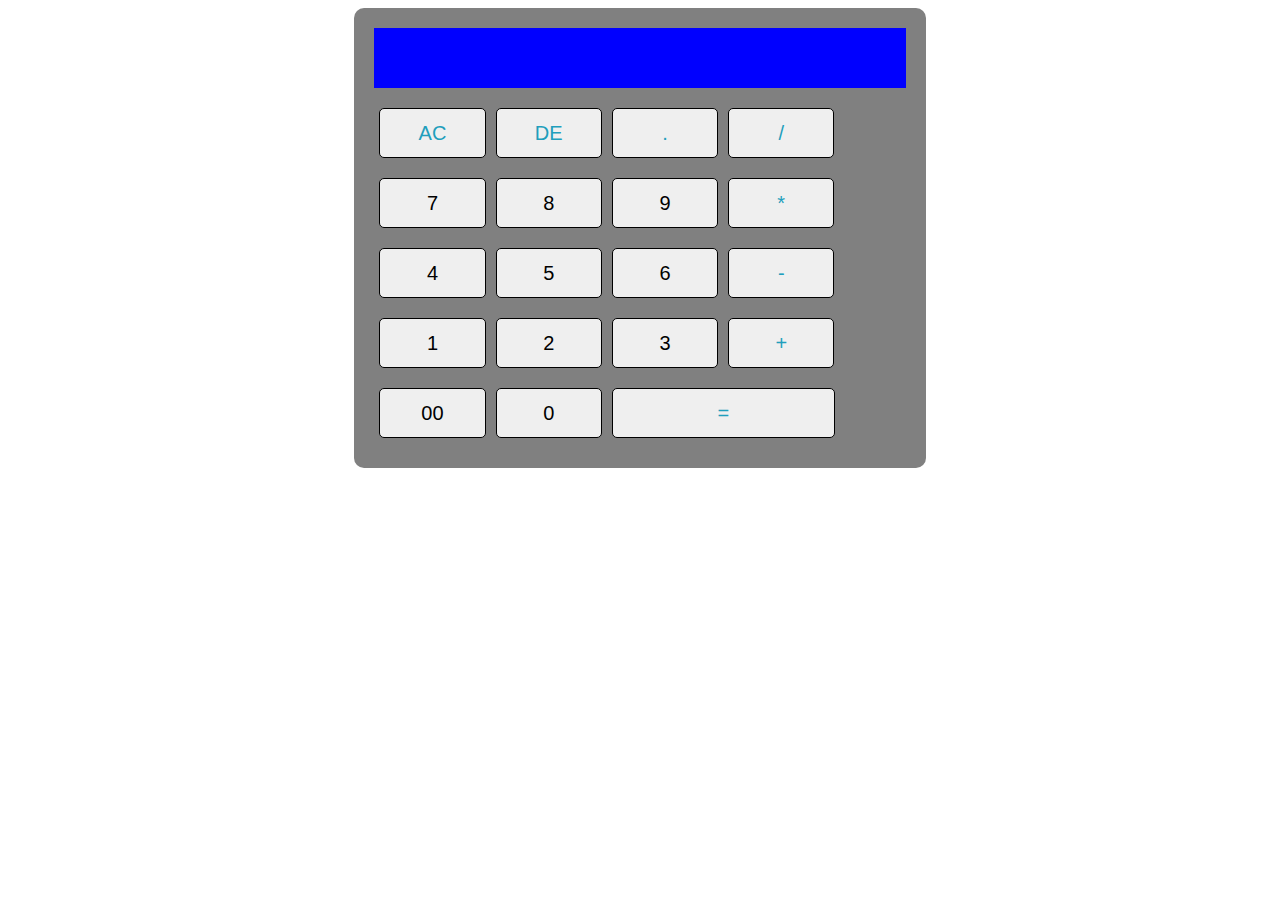
<file: calculadora/index.html>
<!DOCTYPE html>
<html>
<head>
	<meta charset="utf-8">
	<meta name="viewport" content="width=device-width, initial-scale=1">
	<title>Calculadora - JS</title>
	<link rel="stylesheet" href="estilo.css">
</head>
<body>

	<!--
		AC DE . /
		7  8  9 *
		4  5  6 -
		1  2  3 +
		0  0  =
	-->

	<div class="calculadora">

		<input type="text" id="display" disabled>

		<button id="ac" class="operador">AC</button>
		<button id="de" class="operador">DE</button>
		<button id="." class="operador">.</button>
		<button id="/" class="operador">/</button>
		<br/>

		<button id="7">7</button>
		<button id="8">8</button>
		<button id="9">9</button>
		<button id="*" class="operador">*</button>

		<button id="4">4</button>
		<button id="5">5</button>
		<button id="6">6</button>
		<button id="-" class="operador">-</button>

		<button id="1">1</button>
		<button id="2">2</button>
		<button id="3">3</button>
		<button id="+" class="operador">+</button>

		<button id="00">00</button>
		<button id="0">0</button>
		<button id="=" class="operador igual">=</button>

	</div>

	<script src="script.js"></script>

</body>
</html>
</file>
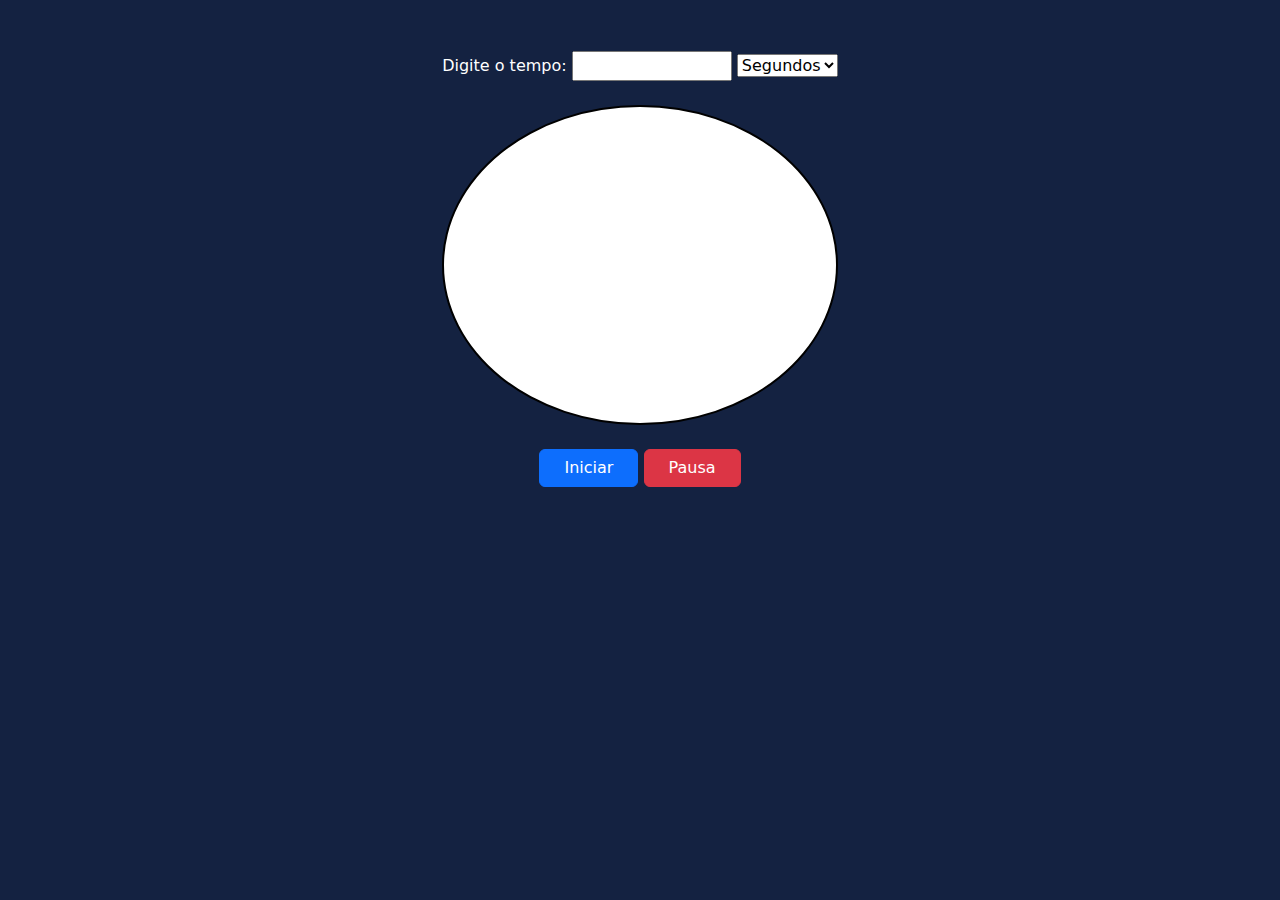
<file: cronometro/index.html>
<!DOCTYPE html>
<html>
<head>
	<meta charset="utf-8">
	<meta name="viewport" content="width=device-width, initial-scale=1">
	<link rel="stylesheet" href="https://cdn.jsdelivr.net/npm/bootstrap@5.0.0/dist/css/bootstrap.min.css">
	<link rel="stylesheet"href="estilo.css">
	<script src="javascript.js"></script>
	<title>Bem vindo</title>


</head>
<body>

	<div class="container">
		<div class="row">
			<div class="col d-flex justify-content-center align-items-center">
				
				<div class="text-center">
					<label for="tempo">Digite o tempo:</label>
					<input class="inputTempo" type="number" id="tempo" name="tempo">
					
					<select id="unidade-tempo">
						<option value="seg">Segundos</option>
						<option value="min">Minutos</option>
						<option value="hr">Horas</option>
					</select>

					<div id="cronometro" class="mt-4"></div>					
					<div class="input-group-append">
						<button class="btn btn-primary px-4 mt-4" id="btn-iniciar" onclick="iniciarCronometro()">Iniciar</button>
						<button class="btn btn-danger px-4 mt-4" onclick="pausarCronometro()">Pausa</button>
					</div>
					
				</div>
				
			</div>
		</div>
	</div>



</body>
</html>
</file>
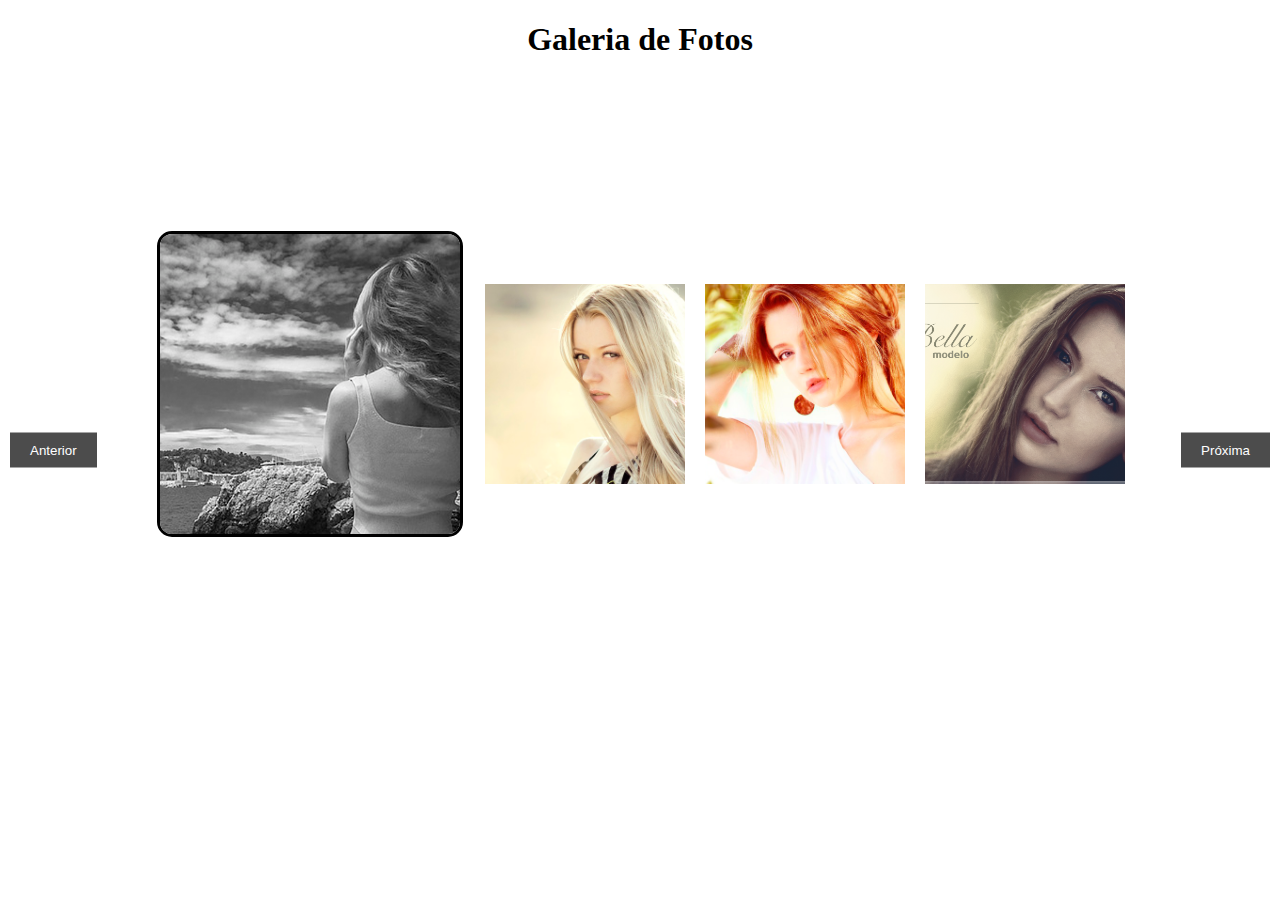
<file: galeria/index.html>
<!DOCTYPE html>
<html>
<head>
	<meta charset="utf-8">
	<meta name="viewport" content="width=device-width, initial-scale=1">
	<title>Galeria de Fotos</title>
	<link rel="stylesheet" type="text/css" href="estilo.css">
</head>
<body>

	<h1 class="h1">Galeria de Fotos</h1>

	<div class="gallery-container">
		
		<div class="gallery">
			
			<img src="imagens/foto1.png">
			<img src="imagens/foto2.png">
			<img src="imagens/foto3.png">
			<img src="imagens/foto4.png">
		</div>		

			<button class="prev-button">Anterior</button>
			<button class="next-button">Próxima</button>			

	</div>

	<script src="script.js"></script>
</body>
</html>
</file>
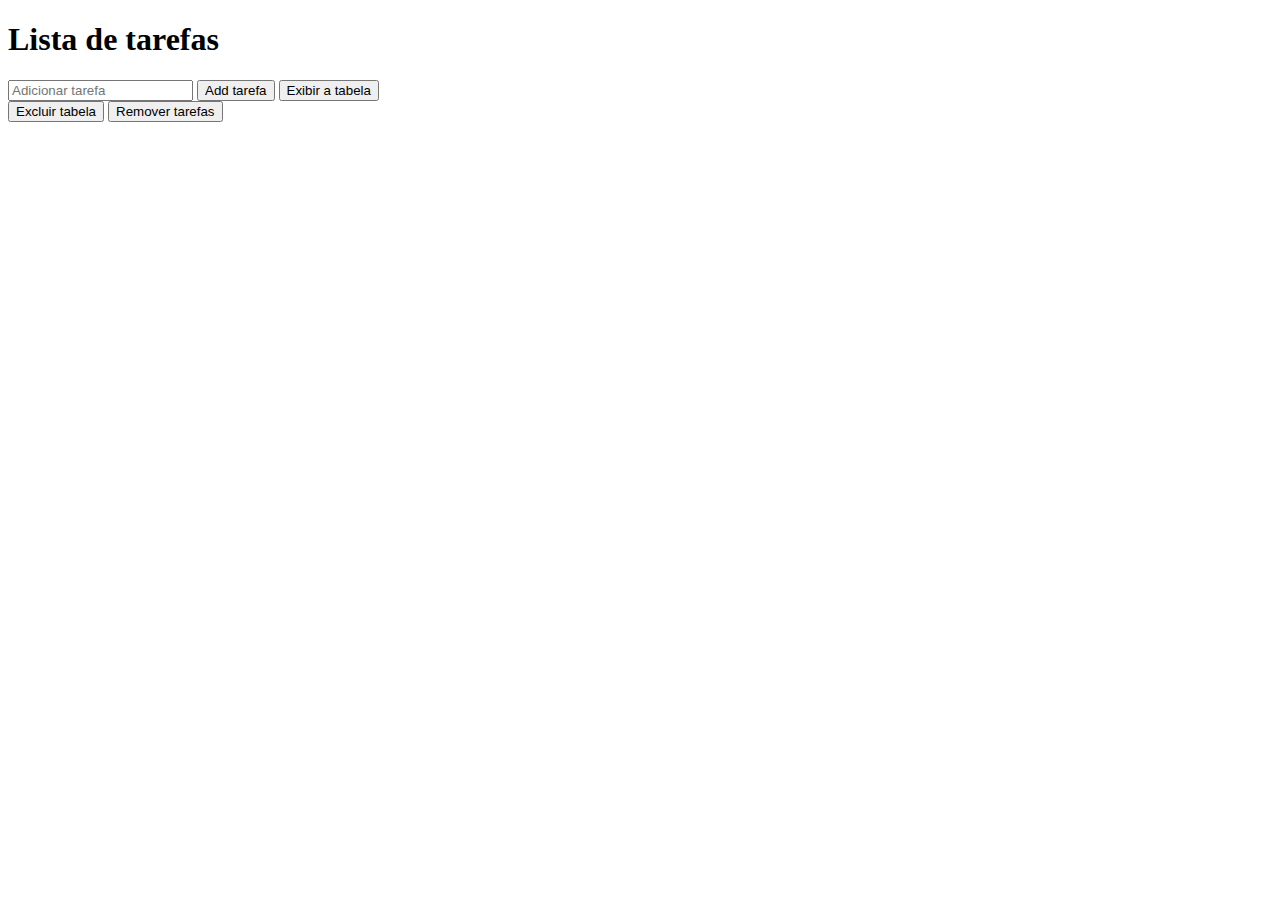
<file: listaTarefas/index.html>
<!DOCTYPE html>
<html>
<head>
	<meta charset="utf-8">
	<meta name="viewport" content="width=device-width, initial-scale=1">
	<title>Lista de tarefas</title>
</head>
<body>

	<h1>Lista de tarefas</h1>
	<!--add as tarefas aqui-->
	<ul id="lista-de-tarefas"></ul>

	<input type="text" id="nova-tarefa" placeholder="Adicionar tarefa">
	<button id="adicionar-tarefa">Add tarefa</button>

	<button id="exibir-tabela">Exibir a tabela</button>
	<div id="tabela-de-tarefas"></div>

	<button id="limpar-tabela">Excluir tabela</button>
	<button id="remover-tarefas">Remover tarefas</button>

	<script src="script.js"></script>

</body>
</html>
</file>
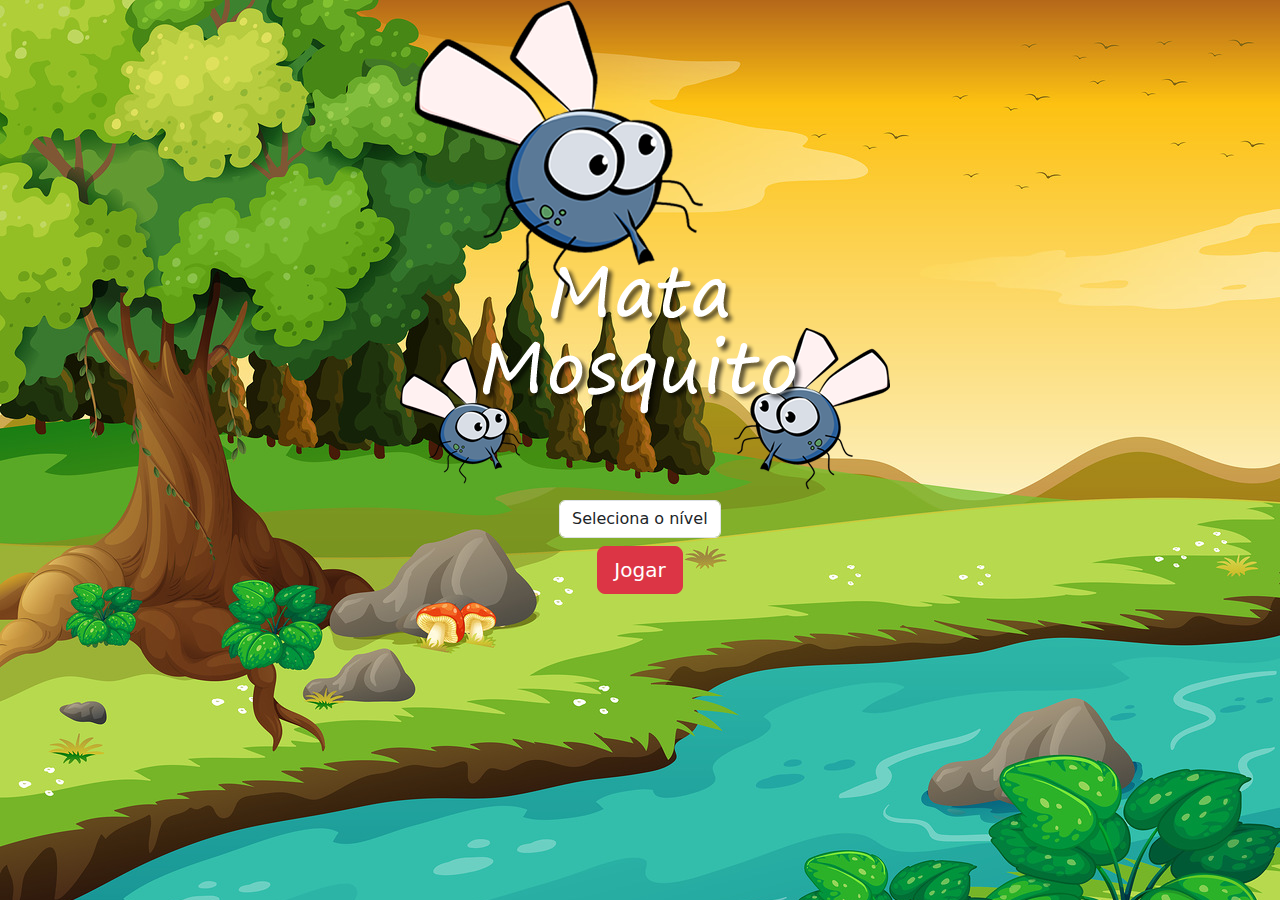
<file: mataMosquito/index.html>
<!DOCTYPE html>
<html>
<head>
	<meta charset="utf-8">
	<meta name="viewport" content="width=device-width, initial-scale=1">
	<link rel="stylesheet" href="https://cdn.jsdelivr.net/npm/bootstrap@5.0.0/dist/css/bootstrap.min.css">
	<link rel="stylesheet"href="estilo.css">
	<title>Bem vindo</title>

	<script>
		function iniciarJogo() {
			// body...
			var lvl = document.getElementById('nivel').value

			//verifica se um nível foi selecionado
			if (lvl === '') {
				alert('Selecione um nível para iniciar o jogo')
				return false
			}
			alert('Você jogará no nível: '+lvl)

			//? = separa a pagina dos parametros
			window.location.href = 'jogo.html?' + lvl
		}
	</script>

</head>
<body>

	<div class="container">
		<div class="row">
			<div class="col">
				<div class="d-flex justify-content-center">
					<img src="img/game.png">
				</div>
			</div>
		</div>

		<div class="row">
			<div class="col">
				<div class="d-flex justify-content-center">
					<div class="mb-2">
						<select class="form-control" id="nivel">
						<option value="">Seleciona o nível</option>
						<option value="normal">Normal</option>
						<option value="dificil">Difícil</option>
						<option value="pesadelo">Pesadelo</option>
					</select>
					</div>
				</div>
			</div>
		</div>

		<div class="row">
			<div class="col">
				<div class="d-flex justify-content-center">
					<button type="button" class="btn btn-danger btn-lg" onclick="iniciarJogo()">Jogar</button>
				</div>
			</div>
		</div>

	</div>

</body>
</html>
</file>
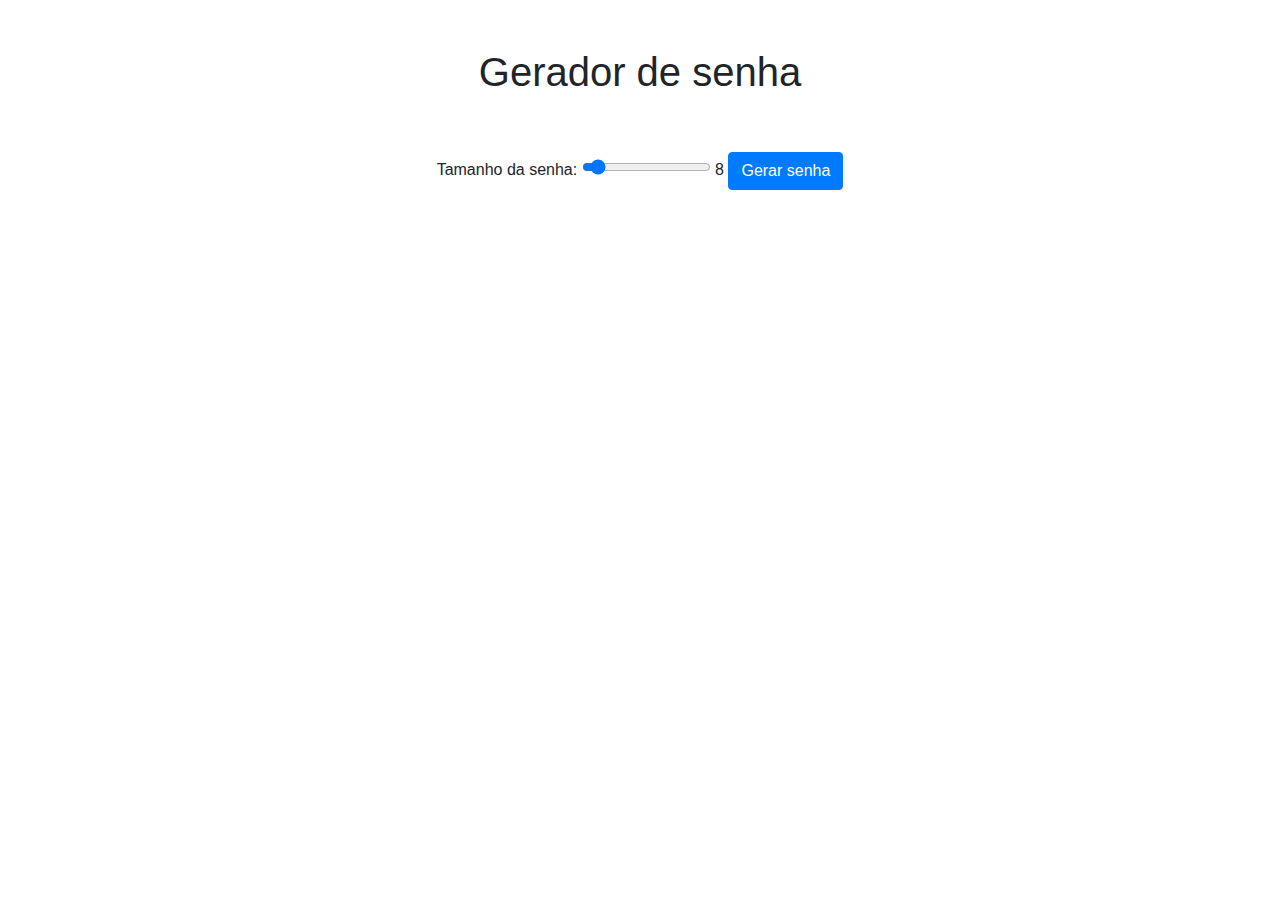
<file: PasswordGenerator/index.html>
<!DOCTYPE html>
<html lang="en">
<head>
  <meta charset="UTF-8">
  <title>Password</title>

  <!-- Importa o Bootstrap via link -->
  <link rel="stylesheet" href="https://maxcdn.bootstrapcdn.com/bootstrap/4.0.0/css/bootstrap.min.css">

</head>
<body>

  <div class="container p-5">
    <h1 class="mx-auto text-center">Gerador de senha</h1>
  

    <div class="row">
      <div class="col-md-6 mx-auto text-center p-5">
        <form>
          <label for="tamanho">Tamanho da senha:</label>
          <input type="range" name="tamanho" id="tamanho" min="1" max="100" value="8" onclick="UpdateOutput()">
          <output for="tamanho">8</output>
          <button type="button" class="btn btn-primary" onclick="gerar()">Gerar senha</button>
        </form>

        <p class="p-5" id="senha"></p>
      </div>
      
    </div>

  </div>

  <script src="script.js"></script>

  <!-- Importa os scripts do Bootstrap -->
  <script src="https://code.jquery.com/jquery-3.2.1.slim.min.js"></script>
  <script src="https://cdnjs.cloudflare.com/ajax/libs/popper.js/1.12.9/umd/popper.min.js"></script>
  <script src="https://maxcdn.bootstrapcdn.com/bootstrap/4.0.0/js/bootstrap.min.js"></script>

</body>
</html>
</file>
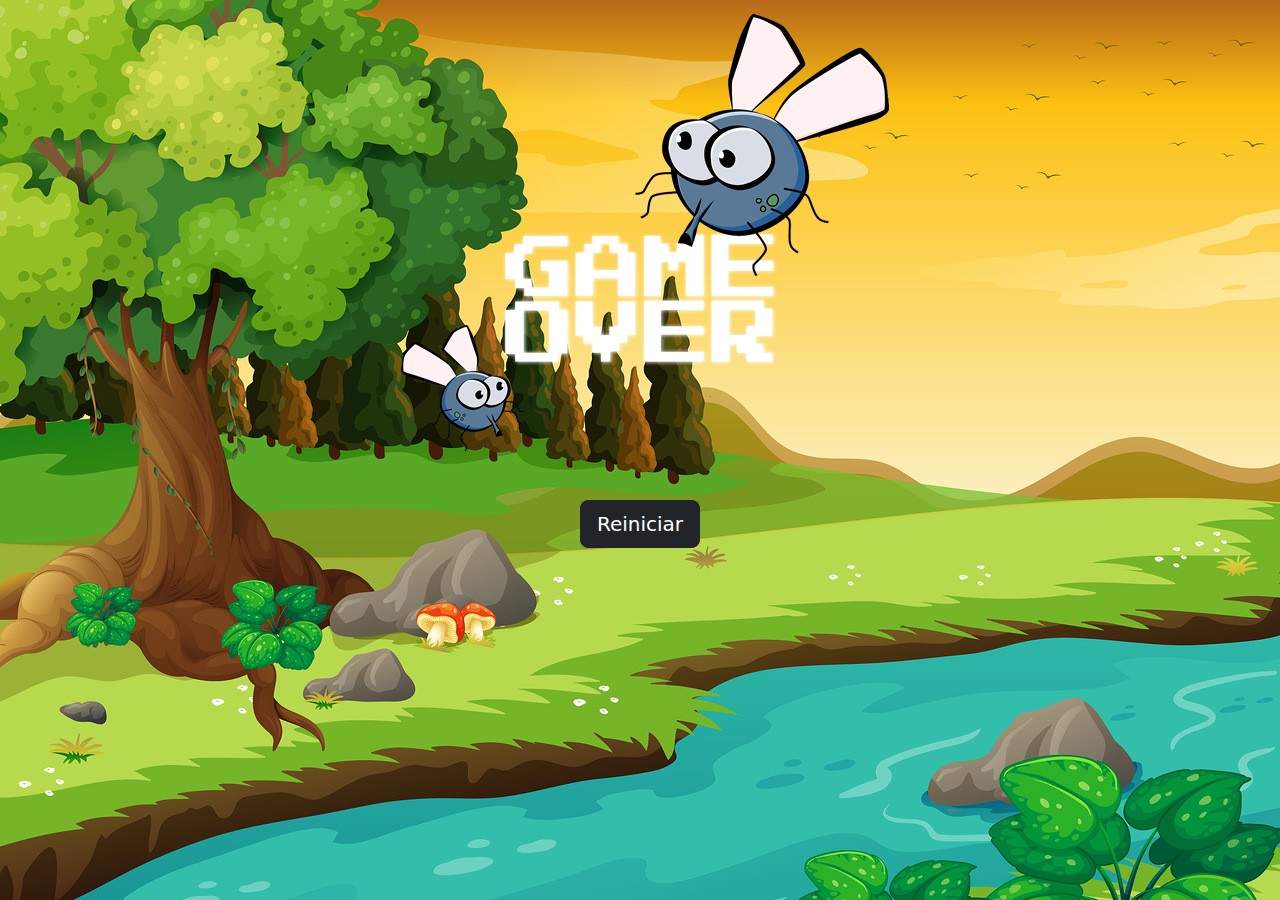
<file: mataMosquito/fim_de_jogo.html>
<!DOCTYPE html>
<html>
<head>
	<meta charset="utf-8">
	<meta name="viewport" content="width=device-width, initial-scale=1">
	<link rel="stylesheet" href="https://cdn.jsdelivr.net/npm/bootstrap@5.0.0/dist/css/bootstrap.min.css">
	<link rel="stylesheet"href="estilo.css">
	<title>GameOver</title>
</head>
<body>

	<div class="container">
		<div class="row">
			<div class="col">
				<div class="d-flex justify-content-center">
					<img src="img/game_over.png">
				</div>
			</div>
		</div>

		<div class="row">
			<div class="col">
				<div class="d-flex justify-content-center">
					<button type="button" class="btn btn-dark btn-lg" onclick="window.location.href='index.html' ">Reiniciar</button>
				</div>
			</div>
		</div>

	</div>

</body>
</html>
</file>
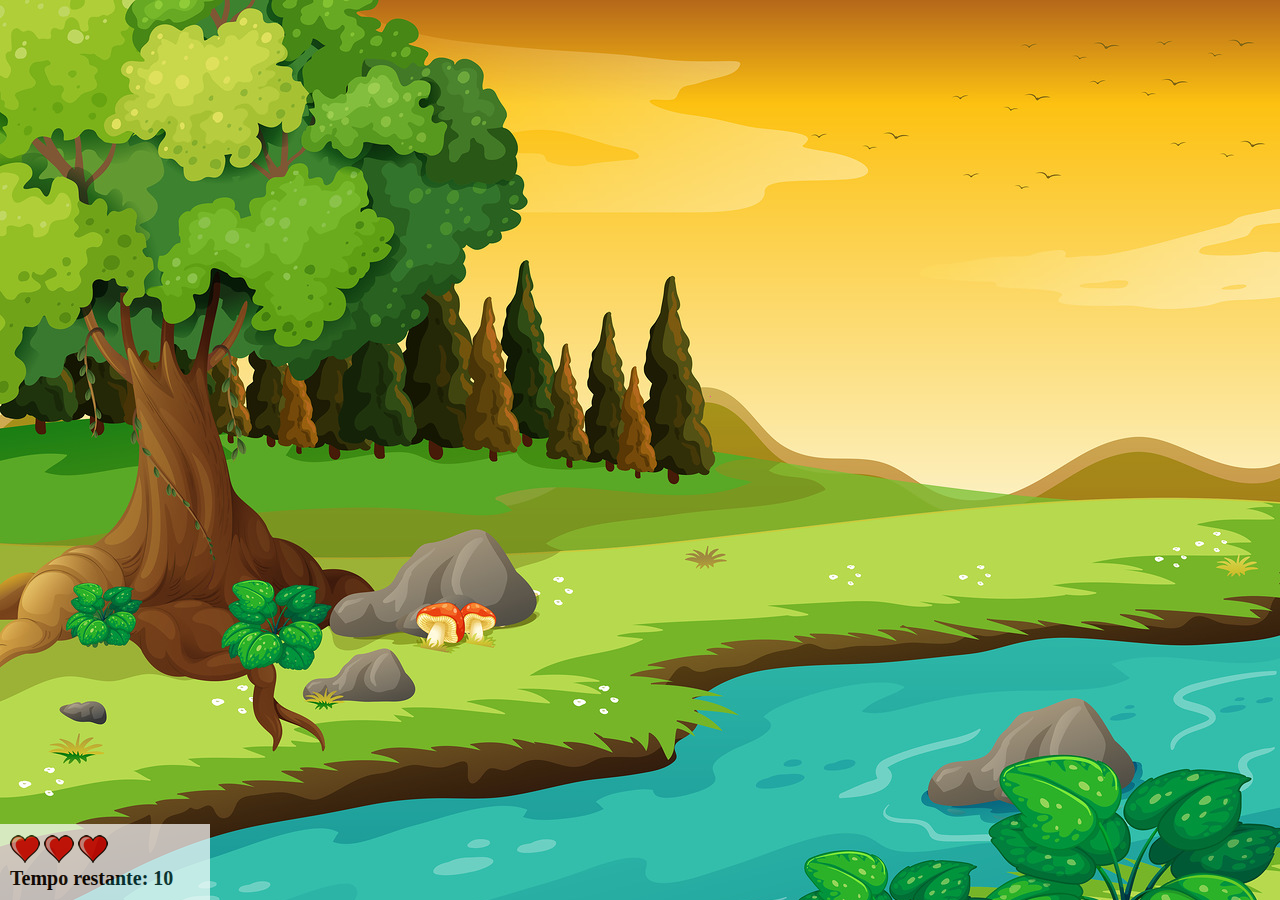
<file: mataMosquito/jogo.html>
<!DOCTYPE html>
<html>
<head>
	<meta charset="utf-8">
	<meta name="viewport" content="width=device-width, initial-scale=1">
	<title>Mata Mosquito</title>

	<link rel="stylesheet" href="estilo.css">
	<script src="jogo.js"></script>

</head>
<body onresize="ajustaTamanhoJogo()">

	<div class="painel">

		<div class="vidas">
			<img id="v1" src="img/coracao_cheio.png">
			<img id="v2"  src="img/coracao_cheio.png">
			<img id="v3"  src="img/coracao_cheio.png">
		</div>


		<div class="cronometro">Tempo restante: <span id="cronometro"></span></div>
	</div>

	<script>
		
		document.getElementById('cronometro').innerHTML = tempo

		//criar mosquito
		//chama a função a cada 1 segundo
		var criaMosquito = setInterval(function(){
			posicaoRandomica()
		}, criarMosquitoTempo)
	</script>

</body>
</html>
</file>
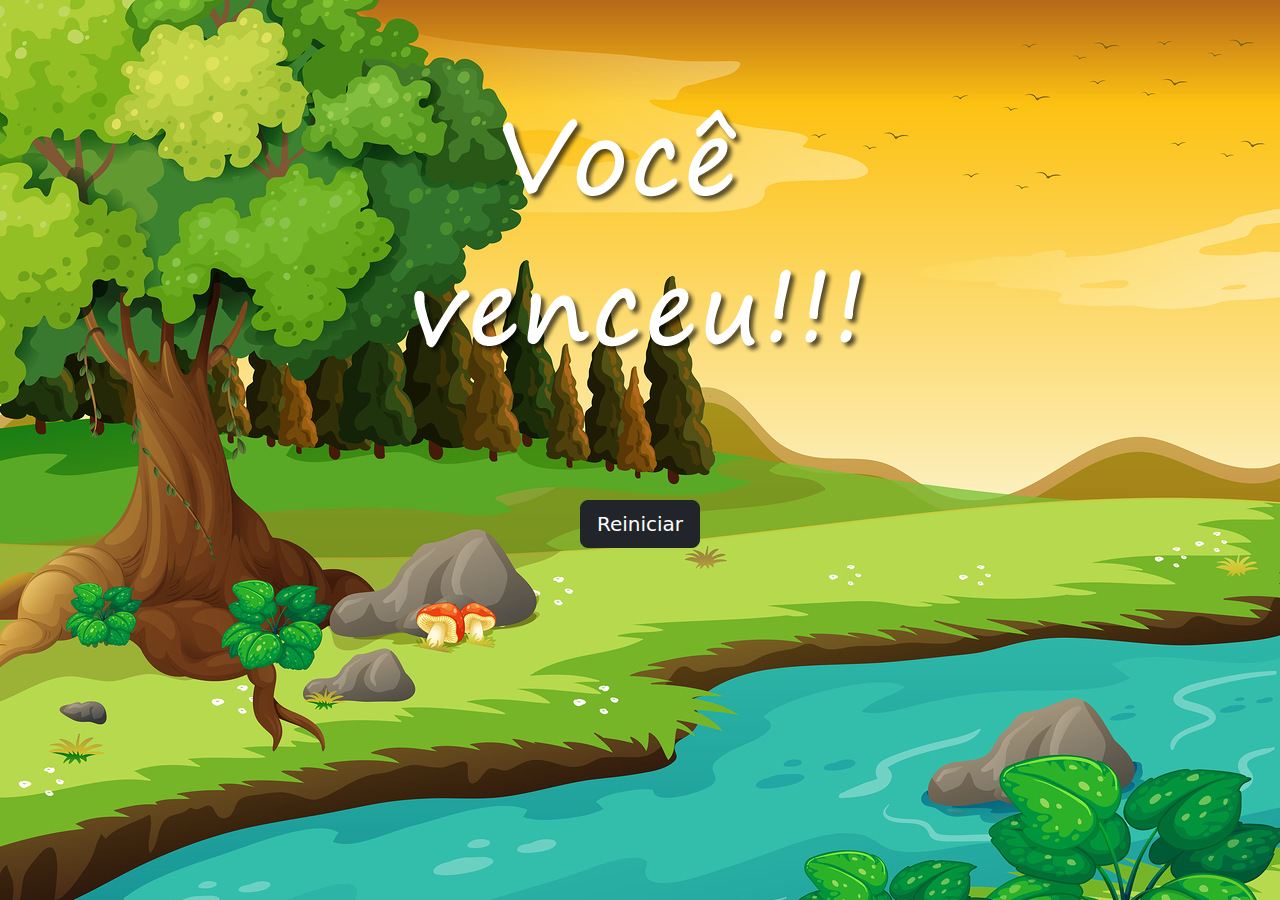
<file: mataMosquito/vitoria.html>
<!DOCTYPE html>
<html>
<head>
	<meta charset="utf-8">
	<meta name="viewport" content="width=device-width, initial-scale=1">
	<link rel="stylesheet" href="https://cdn.jsdelivr.net/npm/bootstrap@5.0.0/dist/css/bootstrap.min.css">
	<link rel="stylesheet"href="estilo.css">
	<title>Vitoria</title>
</head>
<body>

	<div class="container">
		<div class="row">
			<div class="col">
				<div class="d-flex justify-content-center">
					<img src="img/vitoria.png">
				</div>
			</div>
		</div>

		<div class="row">
			<div class="col">
				<div class="d-flex justify-content-center">
					<button type="button" class="btn btn-dark btn-lg" onclick="window.location.href='index.html' ">Reiniciar</button>
				</div>
			</div>
		</div>

	</div>

</body>
</html>
</file>
<file: calculadora/estilo.css>
body{
	text-align: center;
	display: flex;
	align-items: center;
	justify-content: center;

}
button{
	width: 20%;
	height: 50px;
	font-size: 20px;
	margin: 10px 5px;
	border: 1px solid black;
	border-radius: 5px;
	float: left;
}
button:hover{
	cursor: pointer;
}
button:active{
	transform:  scale(1.05);
}


.calculadora{
	border-radius: 10px;
	padding: 20px;
	background-color: gray;
}
.operador{
	color: #219ebc;
}
.igual{
	width: 42%;
}
#display{
	width: 100%;
	height: 60px;
	font-size: 20px;
	text-align: right;
	margin-bottom: 10px;
	padding: 20px;
	color: white;
	background-color: blue;
	border: none;
	box-sizing: border-box;
}
#ac{
	color: #219ebc;
}
#de{
	color: #219ebc;
}
</file>
<file: cronometro/estilo.css>
body{
	background: #142241;
}
.container{
	justify-content: center;
	align-items: center;
	background: #142241;
	padding: 4%;
	color: white;
}
.inputTempo{
	width: 10em;
}
#cronometro{
	border-radius: 100%;
	background-color: white;
	width: 100%;
	height: 10em;
	display: flex;
	justify-content: center;
	align-items: center;
	font-size: 2em;
	margin: 0 auto;
	border: 2px solid black;
	color: black;

}
</file>
<file: galeria/estilo.css>
.h1{
  text-align: center;
}

.gallery{
	display: flex;
	flex-wrap: wrap;
	justify-content: center;
	align-items: center;
}
.gallery img{
	width: 200px;
	height: 200px;
	margin: 10px;
	object-fit:  cover;
	cursor: pointer;
	transition: transform .3s;
}
.gallery img:hover{
	transform: scale(1.1);
  border-radius: 10px;
}
.gallery-container{
  margin-top: 10em;
}
.gallery img.active {
	border: 2px solid black;
  transform: scale(1.5);
  margin: 5%;
  border-radius: 10px;
}
.gallery.maximized .prev-button,
.gallery.maximized .next-button {
  display: block;
}

/*modal*/
.modal{
	position: fixed;
	top: 0;
	left: 0;
	width: 100%;
	height: 100%;
	background-color: rgba(0, 0, 0, 0.8);
	display: flex;
	justify-content: center;
	align-items: center;
}
.modal img{
	max-width: 80%;
	max-height: 80%;
	object-fit: contain;
}

/*btns*/
.prev-button, .next-button{
	position: absolute;
	top: 50%;
	transform: translateY(-50%);
	background-color: rgba(0, 0, 0, 0.7);
	color: #fff;
	padding: 10px 20px;
	border: none;
	cursor: pointer;
}
.prev-button{
	left: 10px;
}
.next-button{
	right: 10px;
}
</file>
<file: mataMosquito/estilo.css>
html{
	cursor: url(img/mata_mosquito.png) 30 30, auto ;
}
body{
	background-image: url(img/bg.jpg);
	background-repeat: no-repeat;
	background-size: cover;
}
.painel{
	position: absolute;
	width: 190px;
	padding: 10px;
	bottom: 0px;
	border-top: solid 1px white;
	background-color: white;
	opacity: 0.7;
	left: 0px;

}
.vidas{
	float: left;
}
.cronometro{
	float: left;
	font-size: 20px;
	font-weight: bold;
}
.mosquito1{
	width: 50px;
	height: 50px;
}
.mosquito2{
	width: 100px;
	height: 100px;
}
.mosquito3{
	width: 150px;
	height: 150px;
}

.ladoA{
	transform: scaleX(1);
}
.ladoB{
	transform: scaleX(-1);
}
</file>
